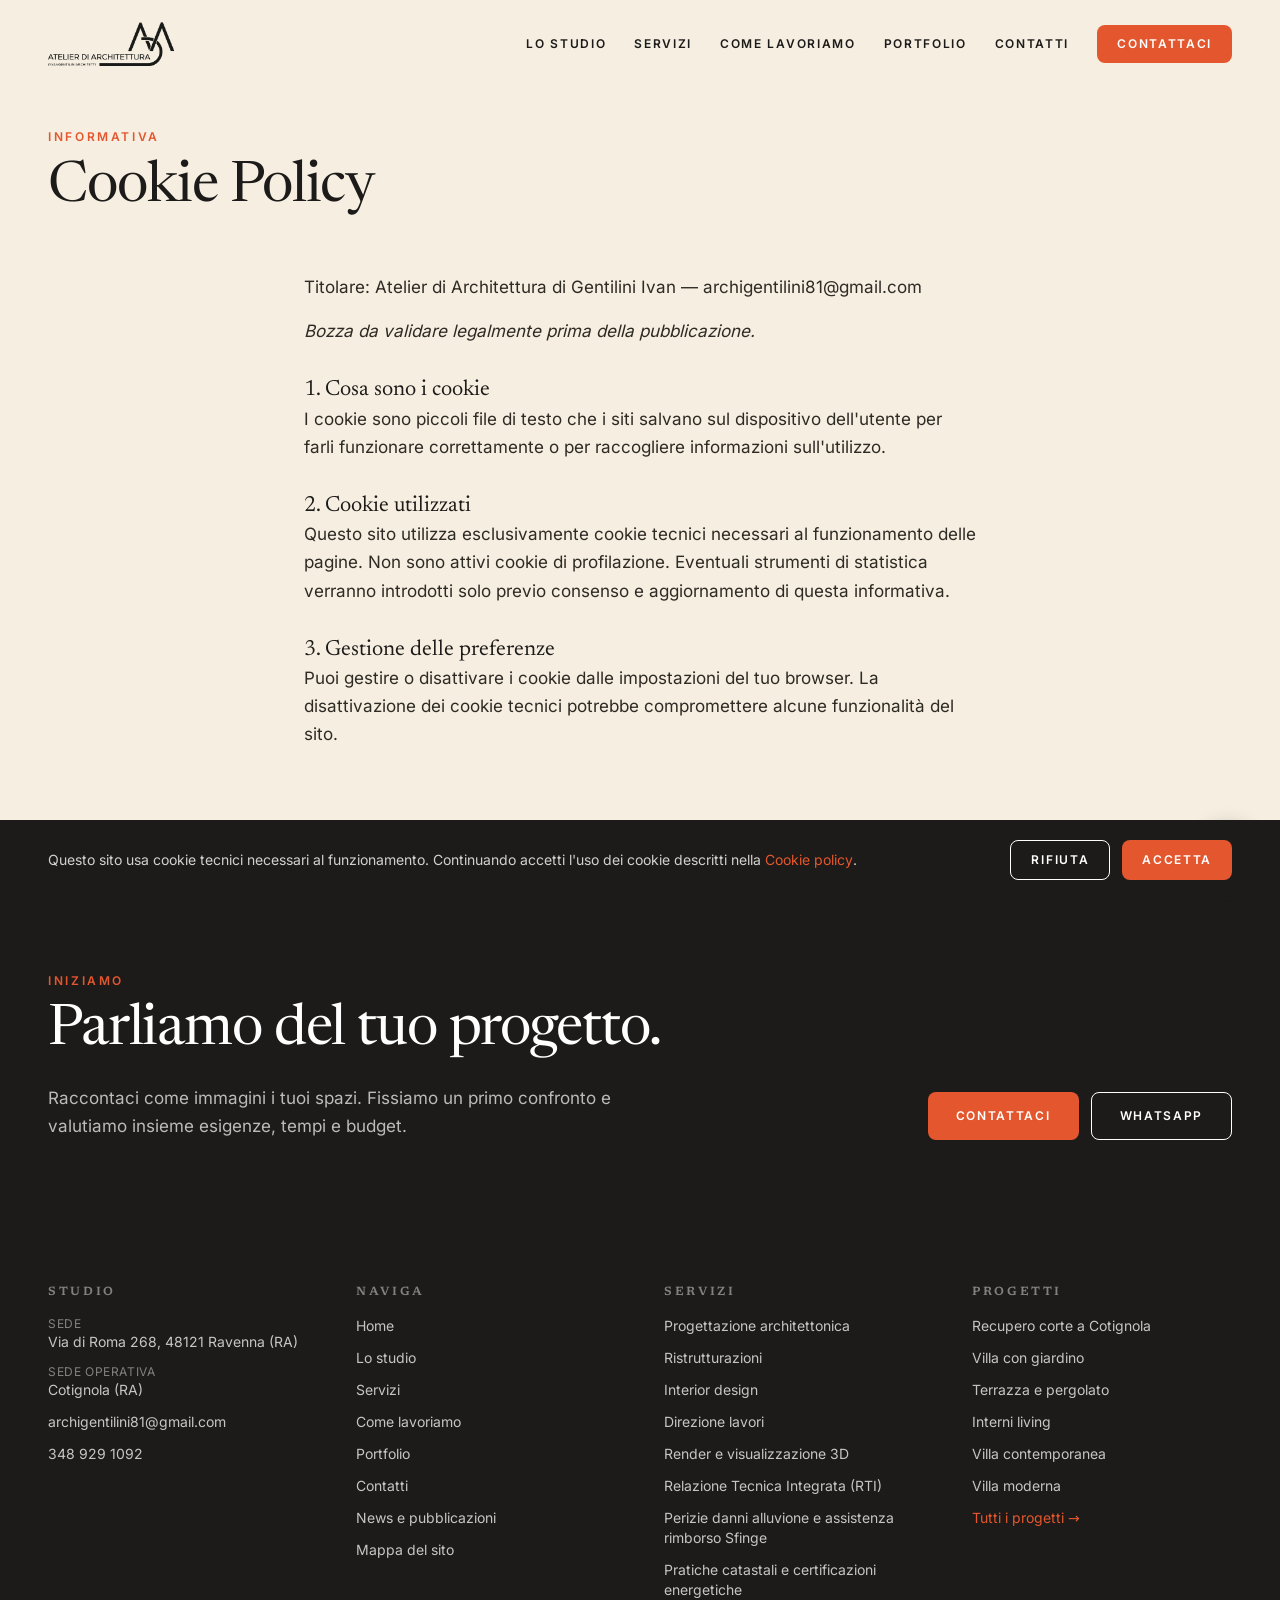
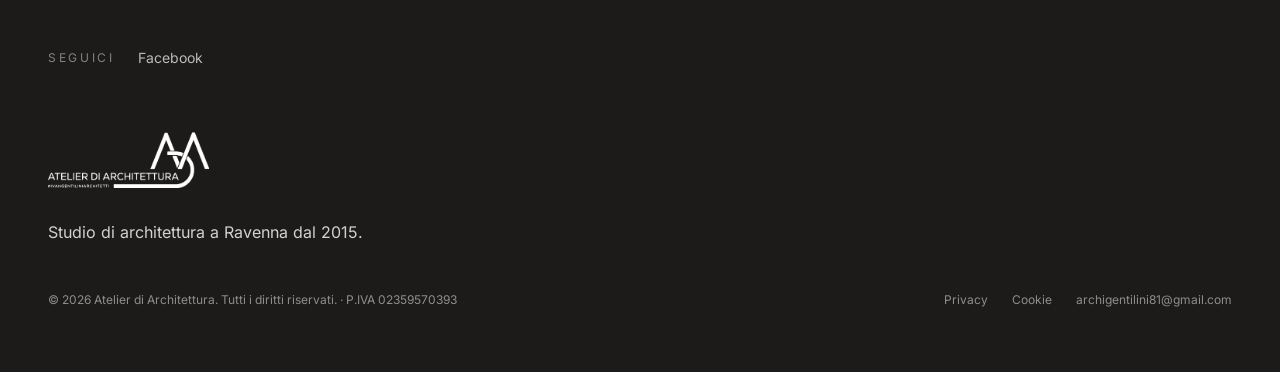
<file: cookie-policy/index.html>
<!DOCTYPE html><html lang="it" prefix="og: https://ogp.me/ns#"> <head><meta charset="utf-8"><meta name="viewport" content="width=device-width, initial-scale=1"><meta name="theme-color" content="#e4572e"><meta name="format-detection" content="telephone=no"><script>document.documentElement.classList.add('js');</script><link rel="icon" type="image/svg+xml" href="/favicon.svg"><link rel="preload" href="/fonts/inter-latin.woff2" as="font" type="font/woff2" crossorigin><link rel="preload" href="/fonts/newsreader-latin.woff2" as="font" type="font/woff2" crossorigin><title>Cookie Policy — Atelier di Architettura</title><meta name="description" content="Atelier di Architettura — studio dell'arch. Ivan Gentilini a Ravenna: progettazione, ristrutturazioni e interior design."><link rel="canonical" href="https://esempio-dominio.it/cookie-policy/"><meta name="robots" content="noindex, nofollow"><meta property="og:type" content="website"><meta property="og:site_name" content="Atelier di Architettura"><meta property="og:title" content="Cookie Policy — Atelier di Architettura"><meta property="og:description" content="Atelier di Architettura — studio dell'arch. Ivan Gentilini a Ravenna: progettazione, ristrutturazioni e interior design."><meta property="og:url" content="https://esempio-dominio.it/cookie-policy/"><meta property="og:image" content="https://esempio-dominio.it/images/og-default.svg"><meta property="og:locale" content="it_IT"><meta name="twitter:card" content="summary_large_image"><meta name="twitter:title" content="Cookie Policy — Atelier di Architettura"><meta name="twitter:description" content="Atelier di Architettura — studio dell'arch. Ivan Gentilini a Ravenna: progettazione, ristrutturazioni e interior design."><meta name="twitter:image" content="https://esempio-dominio.it/images/og-default.svg"><meta name="author" content="Atelier di Architettura"><meta name="geo.region" content="IT-RA"><meta name="geo.placename" content="Ravenna"><link rel="stylesheet" href="/_astro/index.BskLvHA6.css"></head> <body class="min-h-screen bg-paper"> <div id="ag-intro" class="ag-intro" role="presentation" aria-hidden="true"> <div class="flex flex-col items-center"> <img class="ag-intro__logo" src="/images/logo/atelier-logo.png" alt="" width="416" height="145" fetchpriority="high" decoding="sync"> <span class="ag-intro__rule"></span> </div> </div> <script type="module">(function(){const e=document.getElementById("ag-intro");if(!e)return;const t=document.documentElement,r=matchMedia("(prefers-reduced-motion: reduce)").matches;let o=!1;try{o=sessionStorage.getItem("ag-intro")==="1"}catch{}if(o||r){e.remove();return}try{sessionStorage.setItem("ag-intro","1")}catch{}t.classList.add("ag-intro-lock");const n=()=>{e.remove(),t.classList.remove("ag-intro-lock")};e.addEventListener("animationend",a=>{a.animationName==="ag-intro-out"&&n()}),setTimeout(n,3200)})();</script> <a href="#main" class="sr-only focus:not-sr-only focus:fixed focus:top-2 focus:left-2 focus:z-[1001] bg-white text-ink px-4 py-2">Salta al contenuto</a> <header id="site-header" data-transparent="false" class="fixed inset-x-0 top-0 z-[999] h-header is-solid text-ink"> <div class="container-site h-full flex items-center justify-between gap-6"> <a href="/" class="flex items-center shrink-0" aria-label="Atelier di Architettura — home">  <img src="/images/logo/atelier-logo.png" alt="Atelier di Architettura" width="416" height="145" class="brand-mark brand-mark--dark h-9 md:h-11 w-auto"> <img src="/images/logo/atelier-logo-white.png" alt="" aria-hidden="true" width="416" height="145" class="brand-mark brand-mark--light h-9 md:h-11 w-auto"> </a> <nav aria-label="Menu principale" class="hidden lg:flex items-center gap-5 xl:gap-7 text-xs uppercase tracking-[.14em] font-semibold whitespace-nowrap"> <a href="/studio/" class="link-underline">Lo studio</a><a href="/servizi/" class="link-underline">Servizi</a><a href="/come-lavoriamo/" class="link-underline">Come lavoriamo</a><a href="/portfolio/" class="link-underline">Portfolio</a><a href="/#contatti" class="link-underline">Contatti</a> <a href="/contatti/" class="btn-primary !px-5 !py-2.5 hidden xl:inline-flex">Contattaci</a> </nav> <button id="menu-toggle" type="button" class="lg:hidden inline-flex flex-col justify-center gap-1.5 w-10 h-10 items-center" aria-label="Apri il menu" aria-expanded="false" aria-controls="mobile-menu"> <span class="block h-px w-6 bg-current transition-transform"></span> <span class="block h-px w-6 bg-current transition-opacity"></span> <span class="block h-px w-6 bg-current transition-transform"></span> </button> </div> </header> <div id="mobile-menu" hidden class="fixed inset-0 z-[998] bg-white text-ink pt-header overflow-y-auto"> <div class="container-site py-l"> <nav aria-label="Menu principale" class="flex flex-col gap-5 text-h3 font-heading"> <a href="/" class="link-underline">Home</a> <a href="/studio/" class="link-underline">Lo studio</a><a href="/servizi/" class="link-underline">Servizi</a><a href="/come-lavoriamo/" class="link-underline">Come lavoriamo</a><a href="/portfolio/" class="link-underline">Portfolio</a><a href="/#contatti" class="link-underline">Contatti</a> </nav> <a href="/contatti/" class="btn-primary mt-8">Contattaci</a> <div class="mt-xl pt-l text-s"> <p>Via di Roma 268, Ravenna</p> <p class="mt-2"><a href="mailto:archigentilini81@gmail.com" class="link-underline">archigentilini81@gmail.com</a></p> <p class="mt-1"><a href="tel:+393489291092" class="link-underline">348 929 1092</a></p> </div> </div> </div> <script type="module">const t=document.getElementById("site-header"),e=document.getElementById("menu-toggle"),s=document.getElementById("mobile-menu");if(t){const n=t.dataset.transparent==="true",i=()=>{const d=window.scrollY>24;t.classList.toggle("is-solid",d),n&&t.classList.toggle("is-transparent",!d)};i(),window.addEventListener("scroll",i,{passive:!0})}e&&s&&e.addEventListener("click",()=>{s.hasAttribute("hidden")?(s.removeAttribute("hidden"),e.setAttribute("aria-expanded","true"),e.setAttribute("aria-label","Chiudi il menu"),t?.classList.add("is-solid"),t?.classList.remove("is-transparent"),document.body.style.overflow="hidden"):(s.setAttribute("hidden",""),e.setAttribute("aria-expanded","false"),e.setAttribute("aria-label","Apri il menu"),document.body.style.overflow="",window.dispatchEvent(new Event("scroll")))});</script> <main id="main">  <section class="container-site pt-[calc(var(--header-h)+2.5rem)] pb-10 md:pb-14"> <div class="max-w-3xl reveal-in"> <p class="eyebrow mb-3">Informativa</p> <h1 class="font-heading text-h1 text-ink">Cookie Policy</h1>  </div> </section> <section class="container-site pb-20 md:pb-28 max-w-3xl prose-dom reveal-in"> <p class="text-s text-grey">Titolare: Atelier di Architettura di Gentilini Ivan — archigentilini81@gmail.com</p> <p class="text-s text-grey italic">Bozza da validare legalmente prima della pubblicazione.</p> <h2 class="font-heading text-h4 text-ink mt-8">1. Cosa sono i cookie</h2> <p>I cookie sono piccoli file di testo che i siti salvano sul dispositivo dell'utente per farli funzionare correttamente o per raccogliere informazioni sull'utilizzo.</p> <h2 class="font-heading text-h4 text-ink mt-8">2. Cookie utilizzati</h2> <p>Questo sito utilizza esclusivamente cookie tecnici necessari al funzionamento delle pagine. Non sono attivi cookie di profilazione. Eventuali strumenti di statistica verranno introdotti solo previo consenso e aggiornamento di questa informativa.</p> <h2 class="font-heading text-h4 text-ink mt-8">3. Gestione delle preferenze</h2> <p>Puoi gestire o disattivare i cookie dalle impostazioni del tuo browser. La disattivazione dei cookie tecnici potrebbe compromettere alcune funzionalità del sito.</p> </section>  </main> <footer id="site-footer" class="relative overflow-hidden bg-ink text-white/85"> <!-- CTA --> <section class="relative z-10 container-site pt-20 pb-14 md:pt-28 md:pb-20"> <div class="grid md:grid-cols-12 gap-8 items-end reveal-in"> <div class="md:col-span-8"> <p class="eyebrow mb-3">Iniziamo</p> <h2 class="font-heading text-h1 leading-[1.02] max-w-3xl text-white">Parliamo del tuo progetto.</h2> <p class="mt-m max-w-xl text-white/70">Raccontaci come immagini i tuoi spazi. Fissiamo un primo confronto e valutiamo insieme esigenze, tempi e budget.</p> </div> <div class="md:col-span-4 flex flex-wrap gap-3 md:justify-end"> <a href="/contatti/#richiedi" class="btn-primary">Contattaci</a> <a href="https://wa.me/393489291092" target="_blank" rel="noopener" class="btn-outline-light">WhatsApp</a> </div> </div> </section> <!-- Nav columns --> <section class="relative z-10 container-site py-14 md:py-16 reveal-in"> <div class="grid grid-cols-2 md:grid-cols-4 gap-8 md:gap-12"> <!-- Studio / contatti --> <div class="flex flex-col gap-3"> <h3 class="text-xs uppercase tracking-[.22em] text-white/45 mb-1 font-semibold">Studio</h3> <a href="https://www.google.com/maps/search/?api=1&query=Via%20di%20Roma%20268%2C%2048121%20Ravenna" target="_blank" rel="noopener" class="text-sm text-white/75 hover:text-white transition-colors self-start"> <span class="block text-white/45 text-xs uppercase tracking-wider">Sede</span> Via di Roma 268, 48121 Ravenna (RA) </a><a href="https://www.google.com/maps/search/?api=1&query=Cotignola%20RA" target="_blank" rel="noopener" class="text-sm text-white/75 hover:text-white transition-colors self-start"> <span class="block text-white/45 text-xs uppercase tracking-wider">Sede operativa</span> Cotignola (RA) </a> <a href="mailto:archigentilini81@gmail.com" class="text-sm text-white/75 hover:text-white transition-colors self-start">archigentilini81@gmail.com</a> <a href="tel:+393489291092" class="text-sm text-white/75 hover:text-white transition-colors self-start">348 929 1092</a> </div> <!-- Naviga --> <div class="flex flex-col gap-3"> <h3 class="text-xs uppercase tracking-[.22em] text-white/45 mb-1 font-semibold">Naviga</h3> <a href="/" class="text-sm text-white/75 hover:text-white transition-colors self-start">Home</a><a href="/studio/" class="text-sm text-white/75 hover:text-white transition-colors self-start">Lo studio</a><a href="/servizi/" class="text-sm text-white/75 hover:text-white transition-colors self-start">Servizi</a><a href="/come-lavoriamo/" class="text-sm text-white/75 hover:text-white transition-colors self-start">Come lavoriamo</a><a href="/portfolio/" class="text-sm text-white/75 hover:text-white transition-colors self-start">Portfolio</a><a href="/contatti/" class="text-sm text-white/75 hover:text-white transition-colors self-start">Contatti</a><a href="/" class="text-sm text-white/75 hover:text-white transition-colors self-start">News e pubblicazioni</a><a href="/" class="text-sm text-white/75 hover:text-white transition-colors self-start">Mappa del sito</a> </div> <!-- Servizi --> <div class="flex flex-col gap-3"> <h3 class="text-xs uppercase tracking-[.22em] text-white/45 mb-1 font-semibold">Servizi</h3> <a href="/servizi/#progettazione-architettonica" class="text-sm text-white/75 hover:text-white transition-colors self-start">Progettazione architettonica</a><a href="/servizi/#ristrutturazioni" class="text-sm text-white/75 hover:text-white transition-colors self-start">Ristrutturazioni</a><a href="/servizi/#interior-design" class="text-sm text-white/75 hover:text-white transition-colors self-start">Interior design</a><a href="/servizi/#direzione-lavori" class="text-sm text-white/75 hover:text-white transition-colors self-start">Direzione lavori</a><a href="/servizi/#render-3d" class="text-sm text-white/75 hover:text-white transition-colors self-start">Render e visualizzazione 3D</a><a href="/servizi/#rti" class="text-sm text-white/75 hover:text-white transition-colors self-start">Relazione Tecnica Integrata (RTI)</a><a href="/servizi/#perizie-alluvione" class="text-sm text-white/75 hover:text-white transition-colors self-start">Perizie danni alluvione e assistenza rimborso Sfinge</a><a href="/servizi/#pratiche-catastali" class="text-sm text-white/75 hover:text-white transition-colors self-start">Pratiche catastali e certificazioni energetiche</a> </div> <!-- Progetti --> <div class="flex flex-col gap-3"> <h3 class="text-xs uppercase tracking-[.22em] text-white/45 mb-1 font-semibold">Progetti</h3> <a href="/portfolio/" class="text-sm text-white/75 hover:text-white transition-colors self-start">Recupero corte a Cotignola</a><a href="/portfolio/" class="text-sm text-white/75 hover:text-white transition-colors self-start">Villa con giardino</a><a href="/portfolio/" class="text-sm text-white/75 hover:text-white transition-colors self-start">Terrazza e pergolato</a><a href="/portfolio/" class="text-sm text-white/75 hover:text-white transition-colors self-start">Interni living</a><a href="/portfolio/" class="text-sm text-white/75 hover:text-white transition-colors self-start">Villa contemporanea</a><a href="/portfolio/" class="text-sm text-white/75 hover:text-white transition-colors self-start">Villa moderna</a> <a href="/portfolio/" class="text-sm text-accent hover:text-white transition-colors self-start">Tutti i progetti →</a> </div> </div> <div class="mt-12 flex flex-wrap gap-x-6 gap-y-2 items-center"> <span class="text-xs uppercase tracking-[.22em] text-white/45">Seguici</span> <a href="https://www.facebook.com/architettogentilini/" target="_blank" rel="noopener" class="text-sm text-white/70 hover:text-accent transition-colors">Facebook</a> </div> </section> <!-- Logo + bottom --> <section class="relative z-10 container-site pb-12 md:pb-16"> <div class="reveal-in"> <a href="/" aria-label="Atelier di Architettura — home" class="inline-block"> <img src="/images/logo/atelier-logo-white.png" alt="Atelier di Architettura" width="416" height="145" class="h-12 md:h-14 w-auto"> </a> <p class="mt-6 text-sm md:text-base text-white/80">Studio di architettura a Ravenna dal 2015.</p> </div> <div class="mt-12 flex flex-col md:flex-row md:items-center md:justify-between gap-4 text-xs text-white/50"> <p>© 2026 Atelier di Architettura. Tutti i diritti riservati. · P.IVA 02359570393</p> <div class="flex flex-wrap items-center gap-6"> <a href="/privacy-policy/" class="hover:text-white transition-colors">Privacy</a> <a href="/cookie-policy/" class="hover:text-white transition-colors">Cookie</a> <a href="mailto:archigentilini81@gmail.com" class="hover:text-white transition-colors">archigentilini81@gmail.com</a> </div> </div> </section> </footer> <a href="https://wa.me/393489291092" target="_blank" rel="noopener" aria-label="Scrivici su WhatsApp" class="group fixed bottom-6 right-6 z-[996] grid place-items-center w-14 h-14 rounded-full bg-accent text-white shadow-[0_6px_20px_rgba(0,0,0,.25)] transition-[transform,background-color] duration-200 hover:bg-accent-dark hover:scale-110 focus-visible:scale-110"> <svg viewBox="0 0 24 24" width="28" height="28" fill="currentColor" aria-hidden="true" focusable="false"> <path d="M17.472 14.382c-.297-.149-1.758-.867-2.03-.967-.273-.099-.471-.148-.67.15-.197.297-.767.966-.94 1.164-.173.199-.347.223-.644.075-.297-.15-1.255-.463-2.39-1.475-.883-.788-1.48-1.761-1.653-2.059-.173-.297-.018-.458.13-.606.134-.133.298-.347.446-.52.149-.174.198-.298.298-.497.099-.198.05-.372-.025-.521-.075-.148-.669-1.612-.916-2.207-.242-.579-.487-.5-.669-.51l-.57-.01c-.198 0-.52.074-.792.372-.272.297-1.04 1.016-1.04 2.479 0 1.462 1.065 2.875 1.213 3.074.149.198 2.096 3.2 5.077 4.487.709.306 1.262.489 1.694.625.712.227 1.36.195 1.871.118.571-.085 1.758-.719 2.006-1.413.248-.694.248-1.29.173-1.414-.074-.124-.272-.198-.57-.347m-5.421 7.403h-.004a9.87 9.87 0 01-5.031-1.378l-.361-.214-3.741.982.998-3.648-.235-.374a9.86 9.86 0 01-1.51-5.26c.001-5.45 4.436-9.884 9.888-9.884 2.64 0 5.122 1.03 6.988 2.898a9.825 9.825 0 012.893 6.994c-.003 5.45-4.437 9.884-9.885 9.884m8.413-18.297A11.815 11.815 0 0012.05 0C5.495 0 .16 5.335.157 11.892c0 2.096.547 4.142 1.588 5.945L.057 24l6.305-1.654a11.882 11.882 0 005.683 1.448h.005c6.554 0 11.89-5.335 11.893-11.893a11.821 11.821 0 00-3.48-8.413z"></path> </svg> </a> <div id="cookie-banner" hidden class="fixed inset-x-0 bottom-0 z-[1000] bg-ink text-white/85" role="dialog" aria-live="polite" aria-label="Preferenze cookie"> <div class="container-site py-5 flex flex-col md:flex-row md:items-center gap-4 md:gap-8"> <p class="text-s text-white/80 flex-1">
Questo sito usa cookie tecnici necessari al funzionamento. Continuando accetti l'uso dei cookie descritti nella
<a href="/cookie-policy/" class="link-underline text-accent">Cookie policy</a>.
</p> <div class="flex gap-3 shrink-0"> <button type="button" data-cookie="reject" class="btn-outline-light !px-5 !py-2.5">Rifiuta</button> <button type="button" data-cookie="accept" class="btn-primary !px-5 !py-2.5">Accetta</button> </div> </div> </div> <script type="module">const o="cookie-consent",e=document.getElementById("cookie-banner");try{e&&!localStorage.getItem(o)&&e.removeAttribute("hidden")}catch{}e?.querySelectorAll("[data-cookie]").forEach(t=>{t.addEventListener("click",()=>{try{localStorage.setItem(o,t.dataset.cookie??"reject")}catch{}e.setAttribute("hidden","")})});</script> <script type="module">const t=document.querySelectorAll(".reveal-in");if(!("IntersectionObserver"in window)||matchMedia("(prefers-reduced-motion: reduce)").matches)t.forEach(e=>e.classList.add("is-visible"));else{const e=new IntersectionObserver(s=>{s.forEach(r=>{r.isIntersecting&&(r.target.classList.add("is-visible"),e.unobserve(r.target))})},{threshold:.12,rootMargin:"0px 0px -40px 0px"});t.forEach(s=>e.observe(s))}</script> </body> </html>
</file>
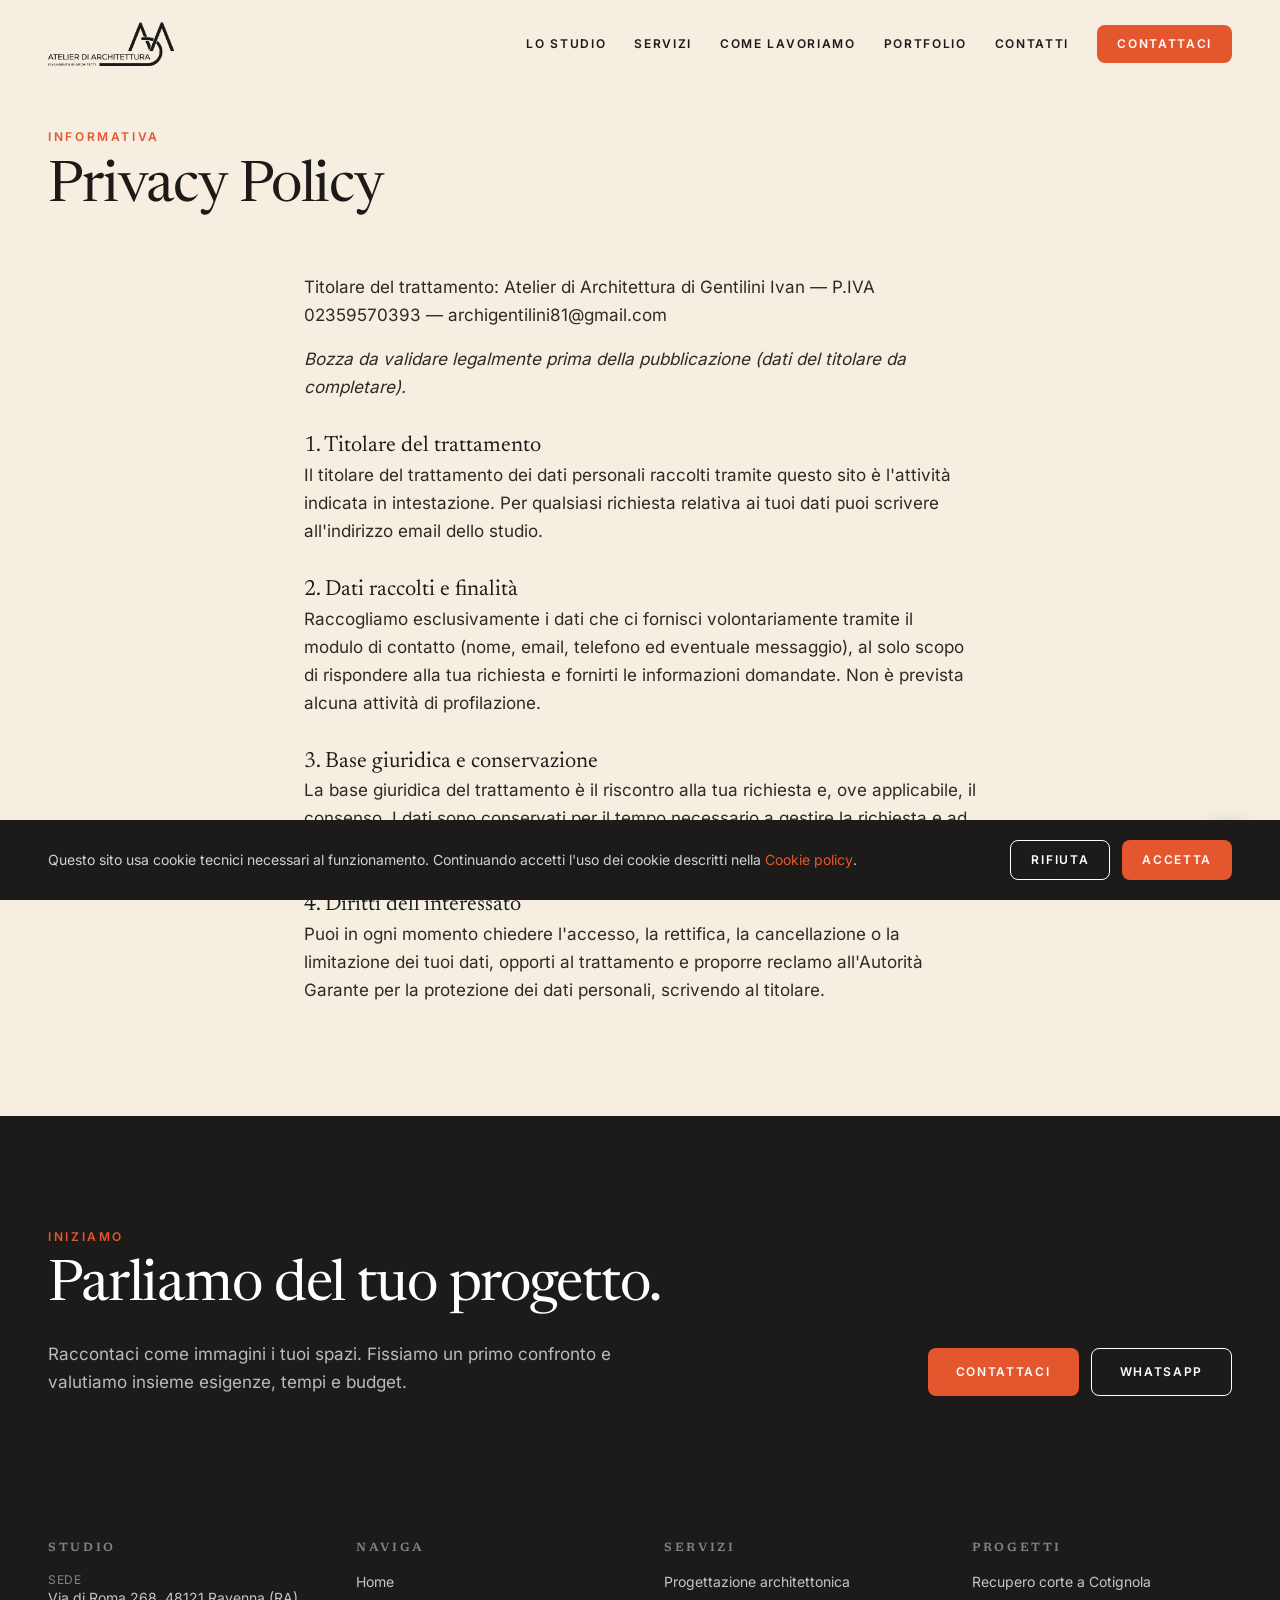
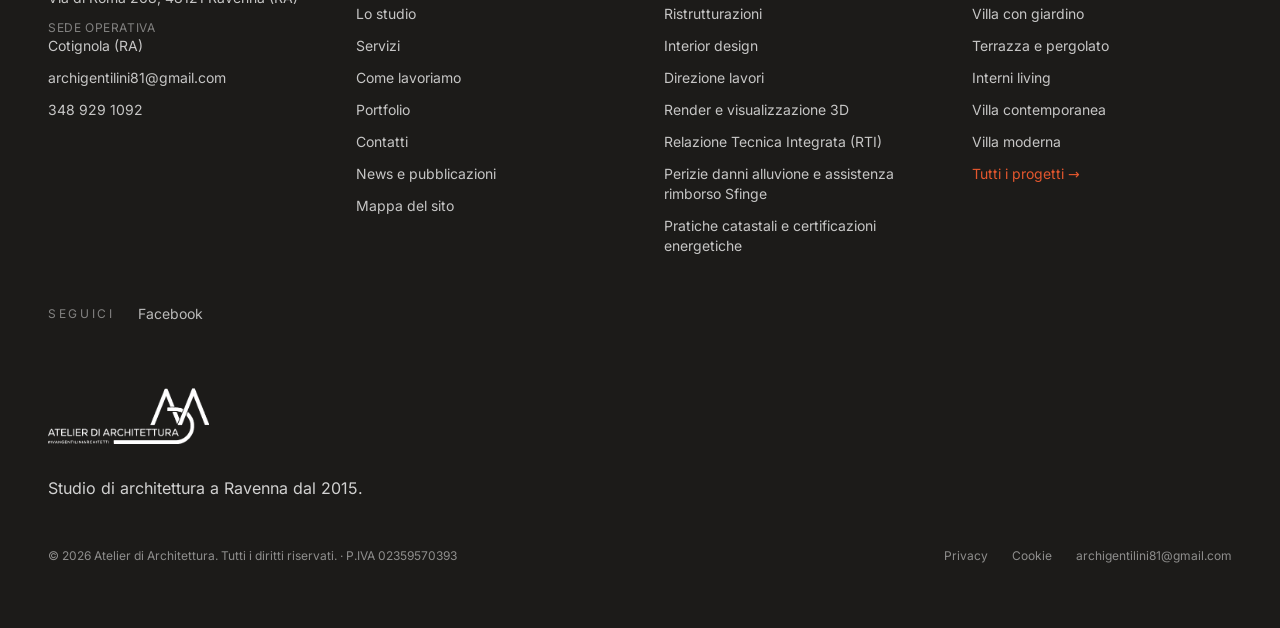
<file: privacy-policy/index.html>
<!DOCTYPE html><html lang="it" prefix="og: https://ogp.me/ns#"> <head><meta charset="utf-8"><meta name="viewport" content="width=device-width, initial-scale=1"><meta name="theme-color" content="#e4572e"><meta name="format-detection" content="telephone=no"><script>document.documentElement.classList.add('js');</script><link rel="icon" type="image/svg+xml" href="/favicon.svg"><link rel="preload" href="/fonts/inter-latin.woff2" as="font" type="font/woff2" crossorigin><link rel="preload" href="/fonts/newsreader-latin.woff2" as="font" type="font/woff2" crossorigin><title>Privacy Policy — Atelier di Architettura</title><meta name="description" content="Atelier di Architettura — studio dell'arch. Ivan Gentilini a Ravenna: progettazione, ristrutturazioni e interior design."><link rel="canonical" href="https://esempio-dominio.it/privacy-policy/"><meta name="robots" content="noindex, nofollow"><meta property="og:type" content="website"><meta property="og:site_name" content="Atelier di Architettura"><meta property="og:title" content="Privacy Policy — Atelier di Architettura"><meta property="og:description" content="Atelier di Architettura — studio dell'arch. Ivan Gentilini a Ravenna: progettazione, ristrutturazioni e interior design."><meta property="og:url" content="https://esempio-dominio.it/privacy-policy/"><meta property="og:image" content="https://esempio-dominio.it/images/og-default.svg"><meta property="og:locale" content="it_IT"><meta name="twitter:card" content="summary_large_image"><meta name="twitter:title" content="Privacy Policy — Atelier di Architettura"><meta name="twitter:description" content="Atelier di Architettura — studio dell'arch. Ivan Gentilini a Ravenna: progettazione, ristrutturazioni e interior design."><meta name="twitter:image" content="https://esempio-dominio.it/images/og-default.svg"><meta name="author" content="Atelier di Architettura"><meta name="geo.region" content="IT-RA"><meta name="geo.placename" content="Ravenna"><link rel="stylesheet" href="/_astro/index.BskLvHA6.css"></head> <body class="min-h-screen bg-paper"> <div id="ag-intro" class="ag-intro" role="presentation" aria-hidden="true"> <div class="flex flex-col items-center"> <img class="ag-intro__logo" src="/images/logo/atelier-logo.png" alt="" width="416" height="145" fetchpriority="high" decoding="sync"> <span class="ag-intro__rule"></span> </div> </div> <script type="module">(function(){const e=document.getElementById("ag-intro");if(!e)return;const t=document.documentElement,r=matchMedia("(prefers-reduced-motion: reduce)").matches;let o=!1;try{o=sessionStorage.getItem("ag-intro")==="1"}catch{}if(o||r){e.remove();return}try{sessionStorage.setItem("ag-intro","1")}catch{}t.classList.add("ag-intro-lock");const n=()=>{e.remove(),t.classList.remove("ag-intro-lock")};e.addEventListener("animationend",a=>{a.animationName==="ag-intro-out"&&n()}),setTimeout(n,3200)})();</script> <a href="#main" class="sr-only focus:not-sr-only focus:fixed focus:top-2 focus:left-2 focus:z-[1001] bg-white text-ink px-4 py-2">Salta al contenuto</a> <header id="site-header" data-transparent="false" class="fixed inset-x-0 top-0 z-[999] h-header is-solid text-ink"> <div class="container-site h-full flex items-center justify-between gap-6"> <a href="/" class="flex items-center shrink-0" aria-label="Atelier di Architettura — home">  <img src="/images/logo/atelier-logo.png" alt="Atelier di Architettura" width="416" height="145" class="brand-mark brand-mark--dark h-9 md:h-11 w-auto"> <img src="/images/logo/atelier-logo-white.png" alt="" aria-hidden="true" width="416" height="145" class="brand-mark brand-mark--light h-9 md:h-11 w-auto"> </a> <nav aria-label="Menu principale" class="hidden lg:flex items-center gap-5 xl:gap-7 text-xs uppercase tracking-[.14em] font-semibold whitespace-nowrap"> <a href="/studio/" class="link-underline">Lo studio</a><a href="/servizi/" class="link-underline">Servizi</a><a href="/come-lavoriamo/" class="link-underline">Come lavoriamo</a><a href="/portfolio/" class="link-underline">Portfolio</a><a href="/#contatti" class="link-underline">Contatti</a> <a href="/contatti/" class="btn-primary !px-5 !py-2.5 hidden xl:inline-flex">Contattaci</a> </nav> <button id="menu-toggle" type="button" class="lg:hidden inline-flex flex-col justify-center gap-1.5 w-10 h-10 items-center" aria-label="Apri il menu" aria-expanded="false" aria-controls="mobile-menu"> <span class="block h-px w-6 bg-current transition-transform"></span> <span class="block h-px w-6 bg-current transition-opacity"></span> <span class="block h-px w-6 bg-current transition-transform"></span> </button> </div> </header> <div id="mobile-menu" hidden class="fixed inset-0 z-[998] bg-white text-ink pt-header overflow-y-auto"> <div class="container-site py-l"> <nav aria-label="Menu principale" class="flex flex-col gap-5 text-h3 font-heading"> <a href="/" class="link-underline">Home</a> <a href="/studio/" class="link-underline">Lo studio</a><a href="/servizi/" class="link-underline">Servizi</a><a href="/come-lavoriamo/" class="link-underline">Come lavoriamo</a><a href="/portfolio/" class="link-underline">Portfolio</a><a href="/#contatti" class="link-underline">Contatti</a> </nav> <a href="/contatti/" class="btn-primary mt-8">Contattaci</a> <div class="mt-xl pt-l text-s"> <p>Via di Roma 268, Ravenna</p> <p class="mt-2"><a href="mailto:archigentilini81@gmail.com" class="link-underline">archigentilini81@gmail.com</a></p> <p class="mt-1"><a href="tel:+393489291092" class="link-underline">348 929 1092</a></p> </div> </div> </div> <script type="module">const t=document.getElementById("site-header"),e=document.getElementById("menu-toggle"),s=document.getElementById("mobile-menu");if(t){const n=t.dataset.transparent==="true",i=()=>{const d=window.scrollY>24;t.classList.toggle("is-solid",d),n&&t.classList.toggle("is-transparent",!d)};i(),window.addEventListener("scroll",i,{passive:!0})}e&&s&&e.addEventListener("click",()=>{s.hasAttribute("hidden")?(s.removeAttribute("hidden"),e.setAttribute("aria-expanded","true"),e.setAttribute("aria-label","Chiudi il menu"),t?.classList.add("is-solid"),t?.classList.remove("is-transparent"),document.body.style.overflow="hidden"):(s.setAttribute("hidden",""),e.setAttribute("aria-expanded","false"),e.setAttribute("aria-label","Apri il menu"),document.body.style.overflow="",window.dispatchEvent(new Event("scroll")))});</script> <main id="main">  <section class="container-site pt-[calc(var(--header-h)+2.5rem)] pb-10 md:pb-14"> <div class="max-w-3xl reveal-in"> <p class="eyebrow mb-3">Informativa</p> <h1 class="font-heading text-h1 text-ink">Privacy Policy</h1>  </div> </section> <section class="container-site pb-20 md:pb-28 max-w-3xl prose-dom reveal-in"> <p class="text-s text-grey">Titolare del trattamento: Atelier di Architettura di Gentilini Ivan — P.IVA 02359570393 — archigentilini81@gmail.com</p> <p class="text-s text-grey italic">Bozza da validare legalmente prima della pubblicazione (dati del titolare da completare).</p> <h2 class="font-heading text-h4 text-ink mt-8">1. Titolare del trattamento</h2> <p>Il titolare del trattamento dei dati personali raccolti tramite questo sito è l'attività indicata in intestazione. Per qualsiasi richiesta relativa ai tuoi dati puoi scrivere all'indirizzo email dello studio.</p> <h2 class="font-heading text-h4 text-ink mt-8">2. Dati raccolti e finalità</h2> <p>Raccogliamo esclusivamente i dati che ci fornisci volontariamente tramite il modulo di contatto (nome, email, telefono ed eventuale messaggio), al solo scopo di rispondere alla tua richiesta e fornirti le informazioni domandate. Non è prevista alcuna attività di profilazione.</p> <h2 class="font-heading text-h4 text-ink mt-8">3. Base giuridica e conservazione</h2> <p>La base giuridica del trattamento è il riscontro alla tua richiesta e, ove applicabile, il consenso. I dati sono conservati per il tempo necessario a gestire la richiesta e ad assolvere gli obblighi di legge, e non vengono ceduti a terzi non autorizzati.</p> <h2 class="font-heading text-h4 text-ink mt-8">4. Diritti dell'interessato</h2> <p>Puoi in ogni momento chiedere l'accesso, la rettifica, la cancellazione o la limitazione dei tuoi dati, opporti al trattamento e proporre reclamo all'Autorità Garante per la protezione dei dati personali, scrivendo al titolare.</p> </section>  </main> <footer id="site-footer" class="relative overflow-hidden bg-ink text-white/85"> <!-- CTA --> <section class="relative z-10 container-site pt-20 pb-14 md:pt-28 md:pb-20"> <div class="grid md:grid-cols-12 gap-8 items-end reveal-in"> <div class="md:col-span-8"> <p class="eyebrow mb-3">Iniziamo</p> <h2 class="font-heading text-h1 leading-[1.02] max-w-3xl text-white">Parliamo del tuo progetto.</h2> <p class="mt-m max-w-xl text-white/70">Raccontaci come immagini i tuoi spazi. Fissiamo un primo confronto e valutiamo insieme esigenze, tempi e budget.</p> </div> <div class="md:col-span-4 flex flex-wrap gap-3 md:justify-end"> <a href="/contatti/#richiedi" class="btn-primary">Contattaci</a> <a href="https://wa.me/393489291092" target="_blank" rel="noopener" class="btn-outline-light">WhatsApp</a> </div> </div> </section> <!-- Nav columns --> <section class="relative z-10 container-site py-14 md:py-16 reveal-in"> <div class="grid grid-cols-2 md:grid-cols-4 gap-8 md:gap-12"> <!-- Studio / contatti --> <div class="flex flex-col gap-3"> <h3 class="text-xs uppercase tracking-[.22em] text-white/45 mb-1 font-semibold">Studio</h3> <a href="https://www.google.com/maps/search/?api=1&query=Via%20di%20Roma%20268%2C%2048121%20Ravenna" target="_blank" rel="noopener" class="text-sm text-white/75 hover:text-white transition-colors self-start"> <span class="block text-white/45 text-xs uppercase tracking-wider">Sede</span> Via di Roma 268, 48121 Ravenna (RA) </a><a href="https://www.google.com/maps/search/?api=1&query=Cotignola%20RA" target="_blank" rel="noopener" class="text-sm text-white/75 hover:text-white transition-colors self-start"> <span class="block text-white/45 text-xs uppercase tracking-wider">Sede operativa</span> Cotignola (RA) </a> <a href="mailto:archigentilini81@gmail.com" class="text-sm text-white/75 hover:text-white transition-colors self-start">archigentilini81@gmail.com</a> <a href="tel:+393489291092" class="text-sm text-white/75 hover:text-white transition-colors self-start">348 929 1092</a> </div> <!-- Naviga --> <div class="flex flex-col gap-3"> <h3 class="text-xs uppercase tracking-[.22em] text-white/45 mb-1 font-semibold">Naviga</h3> <a href="/" class="text-sm text-white/75 hover:text-white transition-colors self-start">Home</a><a href="/studio/" class="text-sm text-white/75 hover:text-white transition-colors self-start">Lo studio</a><a href="/servizi/" class="text-sm text-white/75 hover:text-white transition-colors self-start">Servizi</a><a href="/come-lavoriamo/" class="text-sm text-white/75 hover:text-white transition-colors self-start">Come lavoriamo</a><a href="/portfolio/" class="text-sm text-white/75 hover:text-white transition-colors self-start">Portfolio</a><a href="/contatti/" class="text-sm text-white/75 hover:text-white transition-colors self-start">Contatti</a><a href="/" class="text-sm text-white/75 hover:text-white transition-colors self-start">News e pubblicazioni</a><a href="/" class="text-sm text-white/75 hover:text-white transition-colors self-start">Mappa del sito</a> </div> <!-- Servizi --> <div class="flex flex-col gap-3"> <h3 class="text-xs uppercase tracking-[.22em] text-white/45 mb-1 font-semibold">Servizi</h3> <a href="/servizi/#progettazione-architettonica" class="text-sm text-white/75 hover:text-white transition-colors self-start">Progettazione architettonica</a><a href="/servizi/#ristrutturazioni" class="text-sm text-white/75 hover:text-white transition-colors self-start">Ristrutturazioni</a><a href="/servizi/#interior-design" class="text-sm text-white/75 hover:text-white transition-colors self-start">Interior design</a><a href="/servizi/#direzione-lavori" class="text-sm text-white/75 hover:text-white transition-colors self-start">Direzione lavori</a><a href="/servizi/#render-3d" class="text-sm text-white/75 hover:text-white transition-colors self-start">Render e visualizzazione 3D</a><a href="/servizi/#rti" class="text-sm text-white/75 hover:text-white transition-colors self-start">Relazione Tecnica Integrata (RTI)</a><a href="/servizi/#perizie-alluvione" class="text-sm text-white/75 hover:text-white transition-colors self-start">Perizie danni alluvione e assistenza rimborso Sfinge</a><a href="/servizi/#pratiche-catastali" class="text-sm text-white/75 hover:text-white transition-colors self-start">Pratiche catastali e certificazioni energetiche</a> </div> <!-- Progetti --> <div class="flex flex-col gap-3"> <h3 class="text-xs uppercase tracking-[.22em] text-white/45 mb-1 font-semibold">Progetti</h3> <a href="/portfolio/" class="text-sm text-white/75 hover:text-white transition-colors self-start">Recupero corte a Cotignola</a><a href="/portfolio/" class="text-sm text-white/75 hover:text-white transition-colors self-start">Villa con giardino</a><a href="/portfolio/" class="text-sm text-white/75 hover:text-white transition-colors self-start">Terrazza e pergolato</a><a href="/portfolio/" class="text-sm text-white/75 hover:text-white transition-colors self-start">Interni living</a><a href="/portfolio/" class="text-sm text-white/75 hover:text-white transition-colors self-start">Villa contemporanea</a><a href="/portfolio/" class="text-sm text-white/75 hover:text-white transition-colors self-start">Villa moderna</a> <a href="/portfolio/" class="text-sm text-accent hover:text-white transition-colors self-start">Tutti i progetti →</a> </div> </div> <div class="mt-12 flex flex-wrap gap-x-6 gap-y-2 items-center"> <span class="text-xs uppercase tracking-[.22em] text-white/45">Seguici</span> <a href="https://www.facebook.com/architettogentilini/" target="_blank" rel="noopener" class="text-sm text-white/70 hover:text-accent transition-colors">Facebook</a> </div> </section> <!-- Logo + bottom --> <section class="relative z-10 container-site pb-12 md:pb-16"> <div class="reveal-in"> <a href="/" aria-label="Atelier di Architettura — home" class="inline-block"> <img src="/images/logo/atelier-logo-white.png" alt="Atelier di Architettura" width="416" height="145" class="h-12 md:h-14 w-auto"> </a> <p class="mt-6 text-sm md:text-base text-white/80">Studio di architettura a Ravenna dal 2015.</p> </div> <div class="mt-12 flex flex-col md:flex-row md:items-center md:justify-between gap-4 text-xs text-white/50"> <p>© 2026 Atelier di Architettura. Tutti i diritti riservati. · P.IVA 02359570393</p> <div class="flex flex-wrap items-center gap-6"> <a href="/privacy-policy/" class="hover:text-white transition-colors">Privacy</a> <a href="/cookie-policy/" class="hover:text-white transition-colors">Cookie</a> <a href="mailto:archigentilini81@gmail.com" class="hover:text-white transition-colors">archigentilini81@gmail.com</a> </div> </div> </section> </footer> <a href="https://wa.me/393489291092" target="_blank" rel="noopener" aria-label="Scrivici su WhatsApp" class="group fixed bottom-6 right-6 z-[996] grid place-items-center w-14 h-14 rounded-full bg-accent text-white shadow-[0_6px_20px_rgba(0,0,0,.25)] transition-[transform,background-color] duration-200 hover:bg-accent-dark hover:scale-110 focus-visible:scale-110"> <svg viewBox="0 0 24 24" width="28" height="28" fill="currentColor" aria-hidden="true" focusable="false"> <path d="M17.472 14.382c-.297-.149-1.758-.867-2.03-.967-.273-.099-.471-.148-.67.15-.197.297-.767.966-.94 1.164-.173.199-.347.223-.644.075-.297-.15-1.255-.463-2.39-1.475-.883-.788-1.48-1.761-1.653-2.059-.173-.297-.018-.458.13-.606.134-.133.298-.347.446-.52.149-.174.198-.298.298-.497.099-.198.05-.372-.025-.521-.075-.148-.669-1.612-.916-2.207-.242-.579-.487-.5-.669-.51l-.57-.01c-.198 0-.52.074-.792.372-.272.297-1.04 1.016-1.04 2.479 0 1.462 1.065 2.875 1.213 3.074.149.198 2.096 3.2 5.077 4.487.709.306 1.262.489 1.694.625.712.227 1.36.195 1.871.118.571-.085 1.758-.719 2.006-1.413.248-.694.248-1.29.173-1.414-.074-.124-.272-.198-.57-.347m-5.421 7.403h-.004a9.87 9.87 0 01-5.031-1.378l-.361-.214-3.741.982.998-3.648-.235-.374a9.86 9.86 0 01-1.51-5.26c.001-5.45 4.436-9.884 9.888-9.884 2.64 0 5.122 1.03 6.988 2.898a9.825 9.825 0 012.893 6.994c-.003 5.45-4.437 9.884-9.885 9.884m8.413-18.297A11.815 11.815 0 0012.05 0C5.495 0 .16 5.335.157 11.892c0 2.096.547 4.142 1.588 5.945L.057 24l6.305-1.654a11.882 11.882 0 005.683 1.448h.005c6.554 0 11.89-5.335 11.893-11.893a11.821 11.821 0 00-3.48-8.413z"></path> </svg> </a> <div id="cookie-banner" hidden class="fixed inset-x-0 bottom-0 z-[1000] bg-ink text-white/85" role="dialog" aria-live="polite" aria-label="Preferenze cookie"> <div class="container-site py-5 flex flex-col md:flex-row md:items-center gap-4 md:gap-8"> <p class="text-s text-white/80 flex-1">
Questo sito usa cookie tecnici necessari al funzionamento. Continuando accetti l'uso dei cookie descritti nella
<a href="/cookie-policy/" class="link-underline text-accent">Cookie policy</a>.
</p> <div class="flex gap-3 shrink-0"> <button type="button" data-cookie="reject" class="btn-outline-light !px-5 !py-2.5">Rifiuta</button> <button type="button" data-cookie="accept" class="btn-primary !px-5 !py-2.5">Accetta</button> </div> </div> </div> <script type="module">const o="cookie-consent",e=document.getElementById("cookie-banner");try{e&&!localStorage.getItem(o)&&e.removeAttribute("hidden")}catch{}e?.querySelectorAll("[data-cookie]").forEach(t=>{t.addEventListener("click",()=>{try{localStorage.setItem(o,t.dataset.cookie??"reject")}catch{}e.setAttribute("hidden","")})});</script> <script type="module">const t=document.querySelectorAll(".reveal-in");if(!("IntersectionObserver"in window)||matchMedia("(prefers-reduced-motion: reduce)").matches)t.forEach(e=>e.classList.add("is-visible"));else{const e=new IntersectionObserver(s=>{s.forEach(r=>{r.isIntersecting&&(r.target.classList.add("is-visible"),e.unobserve(r.target))})},{threshold:.12,rootMargin:"0px 0px -40px 0px"});t.forEach(s=>e.observe(s))}</script> </body> </html>
</file>
<file: _astro/index.BskLvHA6.css>
*,:before,:after{--tw-border-spacing-x: 0;--tw-border-spacing-y: 0;--tw-translate-x: 0;--tw-translate-y: 0;--tw-rotate: 0;--tw-skew-x: 0;--tw-skew-y: 0;--tw-scale-x: 1;--tw-scale-y: 1;--tw-pan-x: ;--tw-pan-y: ;--tw-pinch-zoom: ;--tw-scroll-snap-strictness: proximity;--tw-gradient-from-position: ;--tw-gradient-via-position: ;--tw-gradient-to-position: ;--tw-ordinal: ;--tw-slashed-zero: ;--tw-numeric-figure: ;--tw-numeric-spacing: ;--tw-numeric-fraction: ;--tw-ring-inset: ;--tw-ring-offset-width: 0px;--tw-ring-offset-color: #fff;--tw-ring-color: rgb(59 130 246 / .5);--tw-ring-offset-shadow: 0 0 #0000;--tw-ring-shadow: 0 0 #0000;--tw-shadow: 0 0 #0000;--tw-shadow-colored: 0 0 #0000;--tw-blur: ;--tw-brightness: ;--tw-contrast: ;--tw-grayscale: ;--tw-hue-rotate: ;--tw-invert: ;--tw-saturate: ;--tw-sepia: ;--tw-drop-shadow: ;--tw-backdrop-blur: ;--tw-backdrop-brightness: ;--tw-backdrop-contrast: ;--tw-backdrop-grayscale: ;--tw-backdrop-hue-rotate: ;--tw-backdrop-invert: ;--tw-backdrop-opacity: ;--tw-backdrop-saturate: ;--tw-backdrop-sepia: ;--tw-contain-size: ;--tw-contain-layout: ;--tw-contain-paint: ;--tw-contain-style: }::backdrop{--tw-border-spacing-x: 0;--tw-border-spacing-y: 0;--tw-translate-x: 0;--tw-translate-y: 0;--tw-rotate: 0;--tw-skew-x: 0;--tw-skew-y: 0;--tw-scale-x: 1;--tw-scale-y: 1;--tw-pan-x: ;--tw-pan-y: ;--tw-pinch-zoom: ;--tw-scroll-snap-strictness: proximity;--tw-gradient-from-position: ;--tw-gradient-via-position: ;--tw-gradient-to-position: ;--tw-ordinal: ;--tw-slashed-zero: ;--tw-numeric-figure: ;--tw-numeric-spacing: ;--tw-numeric-fraction: ;--tw-ring-inset: ;--tw-ring-offset-width: 0px;--tw-ring-offset-color: #fff;--tw-ring-color: rgb(59 130 246 / .5);--tw-ring-offset-shadow: 0 0 #0000;--tw-ring-shadow: 0 0 #0000;--tw-shadow: 0 0 #0000;--tw-shadow-colored: 0 0 #0000;--tw-blur: ;--tw-brightness: ;--tw-contrast: ;--tw-grayscale: ;--tw-hue-rotate: ;--tw-invert: ;--tw-saturate: ;--tw-sepia: ;--tw-drop-shadow: ;--tw-backdrop-blur: ;--tw-backdrop-brightness: ;--tw-backdrop-contrast: ;--tw-backdrop-grayscale: ;--tw-backdrop-hue-rotate: ;--tw-backdrop-invert: ;--tw-backdrop-opacity: ;--tw-backdrop-saturate: ;--tw-backdrop-sepia: ;--tw-contain-size: ;--tw-contain-layout: ;--tw-contain-paint: ;--tw-contain-style: }*,:before,:after{box-sizing:border-box;border-width:0;border-style:solid;border-color:#e5e7eb}:before,:after{--tw-content: ""}html,:host{line-height:1.5;-webkit-text-size-adjust:100%;-moz-tab-size:4;-o-tab-size:4;tab-size:4;font-family:Inter,system-ui,-apple-system,Segoe UI,sans-serif;font-feature-settings:normal;font-variation-settings:normal;-webkit-tap-highlight-color:transparent}body{margin:0;line-height:inherit}hr{height:0;color:inherit;border-top-width:1px}abbr:where([title]){-webkit-text-decoration:underline dotted;text-decoration:underline dotted}h1,h2,h3,h4,h5,h6{font-size:inherit;font-weight:inherit}a{color:inherit;text-decoration:inherit}b,strong{font-weight:bolder}code,kbd,samp,pre{font-family:ui-monospace,SFMono-Regular,Menlo,Monaco,Consolas,Liberation Mono,Courier New,monospace;font-feature-settings:normal;font-variation-settings:normal;font-size:1em}small{font-size:80%}sub,sup{font-size:75%;line-height:0;position:relative;vertical-align:baseline}sub{bottom:-.25em}sup{top:-.5em}table{text-indent:0;border-color:inherit;border-collapse:collapse}button,input,optgroup,select,textarea{font-family:inherit;font-feature-settings:inherit;font-variation-settings:inherit;font-size:100%;font-weight:inherit;line-height:inherit;letter-spacing:inherit;color:inherit;margin:0;padding:0}button,select{text-transform:none}button,input:where([type=button]),input:where([type=reset]),input:where([type=submit]){-webkit-appearance:button;background-color:transparent;background-image:none}:-moz-focusring{outline:auto}:-moz-ui-invalid{box-shadow:none}progress{vertical-align:baseline}::-webkit-inner-spin-button,::-webkit-outer-spin-button{height:auto}[type=search]{-webkit-appearance:textfield;outline-offset:-2px}::-webkit-search-decoration{-webkit-appearance:none}::-webkit-file-upload-button{-webkit-appearance:button;font:inherit}summary{display:list-item}blockquote,dl,dd,h1,h2,h3,h4,h5,h6,hr,figure,p,pre{margin:0}fieldset{margin:0;padding:0}legend{padding:0}ol,ul,menu{list-style:none;margin:0;padding:0}dialog{padding:0}textarea{resize:vertical}input::-moz-placeholder,textarea::-moz-placeholder{opacity:1;color:#9ca3af}input::placeholder,textarea::placeholder{opacity:1;color:#9ca3af}button,[role=button]{cursor:pointer}:disabled{cursor:default}img,svg,video,canvas,audio,iframe,embed,object{display:block;vertical-align:middle}img,video{max-width:100%;height:auto}[hidden]:where(:not([hidden=until-found])){display:none}html{-webkit-text-size-adjust:100%;scroll-behavior:smooth}@media(prefers-reduced-motion:reduce){html{scroll-behavior:auto}}body{font-family:Inter,system-ui,-apple-system,Segoe UI,sans-serif;color:#2e2a24;background-color:#f5eee1;font-size:1.0625rem;line-height:1.65;-webkit-font-smoothing:antialiased;-moz-osx-font-smoothing:grayscale}h1,h2,h3,h4,h5{font-family:Newsreader,Georgia,Times New Roman,serif;color:#1c1b19}::-moz-selection{background:#e4572e;color:#fff}::selection{background:#e4572e;color:#fff}.container-site{margin-left:auto;margin-right:auto;width:100%;max-width:1392px;padding-left:1.25rem;padding-right:1.25rem}@media(min-width:640px){.container-site{padding-left:2rem;padding-right:2rem}}@media(min-width:1024px){.container-site{padding-left:3rem;padding-right:3rem}}.eyebrow{font-size:.75rem;line-height:1.5;font-weight:600;text-transform:uppercase;letter-spacing:.22em;color:#e4572e}.eyebrow-light{font-size:.75rem;line-height:1.5;font-weight:600;text-transform:uppercase;letter-spacing:.22em;color:#ffffffe6}.link-underline{position:relative;display:inline-block}.link-underline:after{content:"";position:absolute;left:0;bottom:-2px;height:1px;width:100%;background:currentColor;transform:scaleX(0);transform-origin:right;transition:transform .3s ease}.link-underline:hover:after,.link-underline:focus-visible:after{transform:scaleX(1);transform-origin:left}.btn-primary,.btn-outline,.btn-outline-light{display:inline-flex;align-items:center;justify-content:center;padding:.875rem 1.75rem;font-size:.75rem;line-height:1.5;font-weight:600;text-transform:uppercase;letter-spacing:.14em;border-radius:8px;transition-property:color,background-color,border-color;transition-timing-function:cubic-bezier(.4,0,.2,1);transition-duration:.2s}.btn-primary{background-color:#e4572e;color:#fff}.btn-primary:hover{background-color:#c8441f}.btn-outline{border:1px solid #1c1b19;color:#1c1b19}.btn-outline:hover{background-color:#1c1b19;color:#fff}.btn-outline-light{border:1px solid #fff;color:#fff}.btn-outline-light:hover{background-color:#fff;color:#1c1b19}.prose-dom p{font-size:1.0625rem;line-height:1.65;color:#2e2a24}.prose-dom p+p{margin-top:1rem}.sr-only{position:absolute;width:1px;height:1px;padding:0;margin:-1px;overflow:hidden;clip:rect(0,0,0,0);white-space:nowrap;border-width:0}.fixed{position:fixed}.absolute{position:absolute}.relative{position:relative}.sticky{position:sticky}.inset-0{inset:0}.inset-x-0{left:0;right:0}.bottom-0{bottom:0}.bottom-6{bottom:1.5rem}.right-6{right:1.5rem}.top-0{top:0}.isolate{isolation:isolate}.-z-10{z-index:-10}.z-10{z-index:10}.z-\[1000\]{z-index:1000}.z-\[996\]{z-index:996}.z-\[998\]{z-index:998}.z-\[999\]{z-index:999}.mb-1{margin-bottom:.25rem}.mb-3{margin-bottom:.75rem}.mb-4{margin-bottom:1rem}.mb-5{margin-bottom:1.25rem}.mb-6,.mb-m{margin-bottom:1.5rem}.mt-0\.5{margin-top:.125rem}.mt-1{margin-top:.25rem}.mt-1\.5{margin-top:.375rem}.mt-10{margin-top:2.5rem}.mt-12{margin-top:3rem}.mt-14{margin-top:3.5rem}.mt-2{margin-top:.5rem}.mt-2\.5{margin-top:.625rem}.mt-3{margin-top:.75rem}.mt-4{margin-top:1rem}.mt-6{margin-top:1.5rem}.mt-7{margin-top:1.75rem}.mt-8{margin-top:2rem}.mt-9{margin-top:2.25rem}.mt-auto{margin-top:auto}.mt-m{margin-top:1.5rem}.mt-xl{margin-top:3rem}.block{display:block}.inline-block{display:inline-block}.inline{display:inline}.flex{display:flex}.inline-flex{display:inline-flex}.grid{display:grid}.hidden{display:none}.aspect-\[16\/9\]{aspect-ratio:16/9}.aspect-\[3\/2\]{aspect-ratio:3/2}.aspect-\[4\/3\]{aspect-ratio:4/3}.aspect-\[4\/5\]{aspect-ratio:4/5}.h-10{height:2.5rem}.h-12{height:3rem}.h-14{height:3.5rem}.h-20{height:5rem}.h-4{height:1rem}.h-9{height:2.25rem}.h-full{height:100%}.h-header{height:var(--header-h)}.h-px{height:1px}.min-h-\[21rem\]{min-height:21rem}.min-h-\[70svh\]{min-height:70svh}.min-h-screen{min-height:100vh}.min-h-svh{min-height:100svh}.w-10{width:2.5rem}.w-12{width:3rem}.w-14{width:3.5rem}.w-4{width:1rem}.w-6{width:1.5rem}.w-auto{width:auto}.w-full{width:100%}.max-w-2xl{max-width:42rem}.max-w-3xl{max-width:48rem}.max-w-\[16ch\]{max-width:16ch}.max-w-\[18ch\]{max-width:18ch}.max-w-xl{max-width:36rem}.flex-1{flex:1 1 0%}.shrink-0{flex-shrink:0}.cursor-pointer{cursor:pointer}.scroll-mt-header{scroll-margin-top:var(--header-h)}.list-none{list-style-type:none}.grid-cols-2{grid-template-columns:repeat(2,minmax(0,1fr))}.flex-col{flex-direction:column}.flex-wrap{flex-wrap:wrap}.place-items-center{place-items:center}.items-start{align-items:flex-start}.items-end{align-items:flex-end}.items-center{align-items:center}.justify-center{justify-content:center}.justify-between{justify-content:space-between}.gap-1\.5{gap:.375rem}.gap-10{gap:2.5rem}.gap-2{gap:.5rem}.gap-3{gap:.75rem}.gap-4{gap:1rem}.gap-5{gap:1.25rem}.gap-6{gap:1.5rem}.gap-8{gap:2rem}.gap-\[3px\]{gap:3px}.gap-px{gap:1px}.gap-x-12{-moz-column-gap:3rem;column-gap:3rem}.gap-x-4{-moz-column-gap:1rem;column-gap:1rem}.gap-x-5{-moz-column-gap:1.25rem;column-gap:1.25rem}.gap-x-6{-moz-column-gap:1.5rem;column-gap:1.5rem}.gap-y-10{row-gap:2.5rem}.gap-y-2{row-gap:.5rem}.gap-y-4{row-gap:1rem}.gap-y-7{row-gap:1.75rem}.space-y-2>:not([hidden])~:not([hidden]){--tw-space-y-reverse: 0;margin-top:calc(.5rem * calc(1 - var(--tw-space-y-reverse)));margin-bottom:calc(.5rem * var(--tw-space-y-reverse))}.space-y-6>:not([hidden])~:not([hidden]){--tw-space-y-reverse: 0;margin-top:calc(1.5rem * calc(1 - var(--tw-space-y-reverse)));margin-bottom:calc(1.5rem * var(--tw-space-y-reverse))}.self-start{align-self:flex-start}.overflow-hidden{overflow:hidden}.overflow-y-auto{overflow-y:auto}.whitespace-nowrap{white-space:nowrap}.rounded-full{border-radius:9999px}.border{border-width:1px}.border-0{border-width:0px}.border-b{border-bottom-width:1px}.border-ink{--tw-border-opacity: 1;border-color:rgb(28 27 25 / var(--tw-border-opacity, 1))}.border-ink\/10{border-color:#1c1b191a}.border-ink\/15{border-color:#1c1b1926}.bg-accent{--tw-bg-opacity: 1;background-color:rgb(228 87 46 / var(--tw-bg-opacity, 1))}.bg-current{background-color:currentColor}.bg-grey-light{--tw-bg-opacity: 1;background-color:rgb(237 227 210 / var(--tw-bg-opacity, 1))}.bg-ink{--tw-bg-opacity: 1;background-color:rgb(28 27 25 / var(--tw-bg-opacity, 1))}.bg-ink\/0{background-color:#1c1b1900}.bg-ink\/10{background-color:#1c1b191a}.bg-paper{--tw-bg-opacity: 1;background-color:rgb(245 238 225 / var(--tw-bg-opacity, 1))}.bg-sand-light{--tw-bg-opacity: 1;background-color:rgb(237 227 210 / var(--tw-bg-opacity, 1))}.bg-white{--tw-bg-opacity: 1;background-color:rgb(255 255 255 / var(--tw-bg-opacity, 1))}.bg-gradient-to-t{background-image:linear-gradient(to top,var(--tw-gradient-stops))}.from-ink\/90{--tw-gradient-from: rgb(28 27 25 / .9) var(--tw-gradient-from-position);--tw-gradient-to: rgb(28 27 25 / 0) var(--tw-gradient-to-position);--tw-gradient-stops: var(--tw-gradient-from), var(--tw-gradient-to)}.from-ink\/95{--tw-gradient-from: rgb(28 27 25 / .95) var(--tw-gradient-from-position);--tw-gradient-to: rgb(28 27 25 / 0) var(--tw-gradient-to-position);--tw-gradient-stops: var(--tw-gradient-from), var(--tw-gradient-to)}.via-ink\/40{--tw-gradient-to: rgb(28 27 25 / 0) var(--tw-gradient-to-position);--tw-gradient-stops: var(--tw-gradient-from), rgb(28 27 25 / .4) var(--tw-gradient-via-position), var(--tw-gradient-to)}.via-ink\/70{--tw-gradient-to: rgb(28 27 25 / 0) var(--tw-gradient-to-position);--tw-gradient-stops: var(--tw-gradient-from), rgb(28 27 25 / .7) var(--tw-gradient-via-position), var(--tw-gradient-to)}.to-ink\/10{--tw-gradient-to: rgb(28 27 25 / .1) var(--tw-gradient-to-position)}.to-ink\/20{--tw-gradient-to: rgb(28 27 25 / .2) var(--tw-gradient-to-position)}.to-ink\/35{--tw-gradient-to: rgb(28 27 25 / .35) var(--tw-gradient-to-position)}.object-cover{-o-object-fit:cover;object-fit:cover}.p-6{padding:1.5rem}.p-7{padding:1.75rem}.\!px-5{padding-left:1.25rem!important;padding-right:1.25rem!important}.\!py-2\.5{padding-top:.625rem!important;padding-bottom:.625rem!important}.px-2{padding-left:.5rem;padding-right:.5rem}.px-4{padding-left:1rem;padding-right:1rem}.py-0\.5{padding-top:.125rem;padding-bottom:.125rem}.py-10{padding-top:2.5rem;padding-bottom:2.5rem}.py-12{padding-top:3rem;padding-bottom:3rem}.py-14{padding-top:3.5rem;padding-bottom:3.5rem}.py-16{padding-top:4rem;padding-bottom:4rem}.py-2{padding-top:.5rem;padding-bottom:.5rem}.py-3{padding-top:.75rem;padding-bottom:.75rem}.py-4{padding-top:1rem;padding-bottom:1rem}.py-5{padding-top:1.25rem;padding-bottom:1.25rem}.py-l{padding-top:2rem;padding-bottom:2rem}.pb-10{padding-bottom:2.5rem}.pb-12{padding-bottom:3rem}.pb-14{padding-bottom:3.5rem}.pb-16{padding-bottom:4rem}.pb-20{padding-bottom:5rem}.pt-20{padding-top:5rem}.pt-3{padding-top:.75rem}.pt-8{padding-top:2rem}.pt-\[calc\(var\(--header-h\)\+2\.5rem\)\]{padding-top:calc(var(--header-h) + 2.5rem)}.pt-header{padding-top:var(--header-h)}.pt-l{padding-top:2rem}.text-center{text-align:center}.font-heading{font-family:Newsreader,Georgia,Times New Roman,serif}.text-\[\.625rem\]{font-size:.625rem}.text-\[3rem\]{font-size:3rem}.text-\[clamp\(2\.5rem\,5\.2vw\+1rem\,5\.5rem\)\]{font-size:clamp(2.5rem,5.2vw + 1rem,5.5rem)}.text-body{font-size:1.0625rem;line-height:1.65}.text-h1{font-size:clamp(2rem,3.2vw + 1rem,4.25rem);line-height:1.04;letter-spacing:-.02em}.text-h2{font-size:clamp(1.625rem,2.2vw + 1rem,3rem);line-height:1.1;letter-spacing:-.015em}.text-h3{font-size:clamp(1.25rem,1.2vw + .75rem,1.75rem);line-height:1.2}.text-h4{font-size:clamp(1.125rem,1vw + .625rem,1.375rem);line-height:1.25}.text-h5{font-size:1.125rem;line-height:1.35}.text-lg{font-size:1.125rem;line-height:1.75rem}.text-s{font-size:.875rem;line-height:1.6}.text-sm{font-size:.875rem;line-height:1.25rem}.text-xs{font-size:.75rem;line-height:1rem}.font-medium{font-weight:500}.font-normal{font-weight:400}.font-semibold{font-weight:600}.uppercase{text-transform:uppercase}.italic{font-style:italic}.leading-\[1\.02\]{line-height:1.02}.leading-\[1\.03\]{line-height:1.03}.leading-none{line-height:1}.leading-snug{line-height:1.375}.leading-tight{line-height:1.25}.tracking-\[-\.02em\]{letter-spacing:-.02em}.tracking-\[\.12em\]{letter-spacing:.12em}.tracking-\[\.14em\]{letter-spacing:.14em}.tracking-\[\.16em\]{letter-spacing:.16em}.tracking-\[\.22em\]{letter-spacing:.22em}.tracking-wider{letter-spacing:.05em}.text-accent{--tw-text-opacity: 1;color:rgb(228 87 46 / var(--tw-text-opacity, 1))}.text-body{--tw-text-opacity: 1;color:rgb(46 42 36 / var(--tw-text-opacity, 1))}.text-grey{--tw-text-opacity: 1;color:rgb(148 133 111 / var(--tw-text-opacity, 1))}.text-ink{--tw-text-opacity: 1;color:rgb(28 27 25 / var(--tw-text-opacity, 1))}.text-sand{--tw-text-opacity: 1;color:rgb(228 215 195 / var(--tw-text-opacity, 1))}.text-white{--tw-text-opacity: 1;color:rgb(255 255 255 / var(--tw-text-opacity, 1))}.text-white\/45{color:#ffffff73}.text-white\/50{color:#ffffff80}.text-white\/70{color:#ffffffb3}.text-white\/75{color:#ffffffbf}.text-white\/80{color:#fffc}.text-white\/85{color:#ffffffd9}.shadow-\[0_6px_20px_rgba\(0\,0\,0\,\.25\)\]{--tw-shadow: 0 6px 20px rgba(0,0,0,.25);--tw-shadow-colored: 0 6px 20px var(--tw-shadow-color);box-shadow:var(--tw-ring-offset-shadow, 0 0 #0000),var(--tw-ring-shadow, 0 0 #0000),var(--tw-shadow)}.outline-none{outline:2px solid transparent;outline-offset:2px}.filter{filter:var(--tw-blur) var(--tw-brightness) var(--tw-contrast) var(--tw-grayscale) var(--tw-hue-rotate) var(--tw-invert) var(--tw-saturate) var(--tw-sepia) var(--tw-drop-shadow)}.transition-\[transform\,background-color\]{transition-property:transform,background-color;transition-timing-function:cubic-bezier(.4,0,.2,1);transition-duration:.15s}.transition-colors{transition-property:color,background-color,border-color,text-decoration-color,fill,stroke;transition-timing-function:cubic-bezier(.4,0,.2,1);transition-duration:.15s}.transition-opacity{transition-property:opacity;transition-timing-function:cubic-bezier(.4,0,.2,1);transition-duration:.15s}.transition-transform{transition-property:transform;transition-timing-function:cubic-bezier(.4,0,.2,1);transition-duration:.15s}.duration-200{transition-duration:.2s}.duration-500{transition-duration:.5s}.duration-700{transition-duration:.7s}.duration-\[900ms\]{transition-duration:.9s}.ease-out{transition-timing-function:cubic-bezier(0,0,.2,1)}@font-face{font-family:Inter;font-style:normal;font-weight:400 600;font-display:swap;src:url(/fonts/inter-latin-ext.woff2) format("woff2");unicode-range:U+0100-02BA,U+02BD-02C5,U+02C7-02CC,U+02CE-02D7,U+02DD-02FF,U+0304,U+0308,U+0329,U+1D00-1DBF,U+1E00-1E9F,U+1EF2-1EFF,U+2020,U+20A0-20AB,U+20AD-20C0,U+2113,U+2C60-2C7F,U+A720-A7FF}@font-face{font-family:Inter;font-style:normal;font-weight:400 600;font-display:swap;src:url(/fonts/inter-latin.woff2) format("woff2");unicode-range:U+0000-00FF,U+0131,U+0152-0153,U+02BB-02BC,U+02C6,U+02DA,U+02DC,U+0304,U+0308,U+0329,U+2000-206F,U+20AC,U+2122,U+2191,U+2193,U+2212,U+2215,U+FEFF,U+FFFD}@font-face{font-family:Newsreader;font-style:italic;font-weight:400 500;font-display:swap;src:url(/fonts/newsreader-italic-latin-ext.woff2) format("woff2");unicode-range:U+0100-02BA,U+02BD-02C5,U+02C7-02CC,U+02CE-02D7,U+02DD-02FF,U+0304,U+0308,U+0329,U+1D00-1DBF,U+1E00-1E9F,U+1EF2-1EFF,U+2020,U+20A0-20AB,U+20AD-20C0,U+2113,U+2C60-2C7F,U+A720-A7FF}@font-face{font-family:Newsreader;font-style:italic;font-weight:400 500;font-display:swap;src:url(/fonts/newsreader-italic-latin.woff2) format("woff2");unicode-range:U+0000-00FF,U+0131,U+0152-0153,U+02BB-02BC,U+02C6,U+02DA,U+02DC,U+0304,U+0308,U+0329,U+2000-206F,U+20AC,U+2122,U+2191,U+2193,U+2212,U+2215,U+FEFF,U+FFFD}@font-face{font-family:Newsreader;font-style:normal;font-weight:400 600;font-display:swap;src:url(/fonts/newsreader-latin-ext.woff2) format("woff2");unicode-range:U+0100-02BA,U+02BD-02C5,U+02C7-02CC,U+02CE-02D7,U+02DD-02FF,U+0304,U+0308,U+0329,U+1D00-1DBF,U+1E00-1E9F,U+1EF2-1EFF,U+2020,U+20A0-20AB,U+20AD-20C0,U+2113,U+2C60-2C7F,U+A720-A7FF}@font-face{font-family:Newsreader;font-style:normal;font-weight:400 600;font-display:swap;src:url(/fonts/newsreader-latin.woff2) format("woff2");unicode-range:U+0000-00FF,U+0131,U+0152-0153,U+02BB-02BC,U+02C6,U+02DA,U+02DC,U+0304,U+0308,U+0329,U+2000-206F,U+20AC,U+2122,U+2191,U+2193,U+2212,U+2215,U+FEFF,U+FFFD}:root{--header-h: 5.5rem}.js .reveal-in{opacity:0;transform:translateY(24px);transition:opacity .7s cubic-bezier(.22,.61,.36,1),transform .7s cubic-bezier(.22,.61,.36,1)}.js .reveal-in.is-visible{opacity:1;transform:none}@media(prefers-reduced-motion:reduce){.js .reveal-in{opacity:1;transform:none}}.hero-slide{opacity:0;transition:opacity 1.2s cubic-bezier(.4,0,.2,1)}.hero-slide.is-active{opacity:1}.hero-slide img{transform:scale(1.06);transition:transform 7s linear}.hero-slide.is-active img{transform:scale(1)}@media(prefers-reduced-motion:reduce){.hero-slide,.hero-slide img{transition:none}.hero-slide img{transform:none}}.reviews-glow{position:absolute;top:-30%;right:-10%;width:55vw;height:55vw;max-width:700px;max-height:700px;background:radial-gradient(circle,#e4572e33,#e4572e00 65%);pointer-events:none}.review-text{display:-webkit-box;-webkit-box-orient:vertical;-webkit-line-clamp:7;overflow:hidden}.review-card.is-open .review-text{display:block;overflow:visible}#site-header{transition:background-color .3s,box-shadow .3s}#site-header.is-transparent{background:linear-gradient(to bottom,#ffffff38,#ffffff12 60%,#fff0)}#site-header.is-transparent .brand-mark{text-shadow:0 0 12px rgba(255,255,255,.55)}#site-header.is-transparent nav a{text-shadow:0 0 12px rgba(255,255,255,.55)}#site-header.is-transparent nav a.btn-primary{text-shadow:none}#site-header.is-solid{background:#fff;box-shadow:0 1px 20px #00000014}#site-header .brand-mark--light,#site-header.is-transparent .brand-mark--dark{display:none}#site-header.is-transparent .brand-mark--light{display:block}.ag-intro{position:fixed;inset:0;z-index:2000;display:grid;place-items:center;background:#f5eee1;animation:ag-intro-out .85s cubic-bezier(.76,0,.24,1) 1.6s forwards}.ag-intro__logo{width:min(340px,64vw);height:auto;opacity:0;transform:translateY(10px) scale(.94);animation:ag-intro-in 1s cubic-bezier(.22,.61,.36,1) .15s forwards}.ag-intro__rule{display:block;height:2px;width:0;margin-top:1.4rem;background:#e4572e;animation:ag-intro-rule .9s cubic-bezier(.22,.61,.36,1) .55s forwards}@keyframes ag-intro-in{to{opacity:1;transform:none}}@keyframes ag-intro-rule{to{width:min(180px,42vw)}}@keyframes ag-intro-out{to{opacity:0;visibility:hidden}}html.ag-intro-lock,html.ag-intro-lock body{overflow:hidden}@media(prefers-reduced-motion:reduce){.ag-intro{display:none!important}}summary::-webkit-details-marker{display:none}.before\:absolute:before{content:var(--tw-content);position:absolute}.before\:inset-x-0:before{content:var(--tw-content);left:0;right:0}.before\:top-1\/2:before{content:var(--tw-content);top:50%}.before\:h-px:before{content:var(--tw-content);height:1px}.before\:bg-current:before{content:var(--tw-content);background-color:currentColor}.after\:absolute:after{content:var(--tw-content);position:absolute}.after\:inset-y-0:after{content:var(--tw-content);top:0;bottom:0}.after\:left-1\/2:after{content:var(--tw-content);left:50%}.after\:w-px:after{content:var(--tw-content);width:1px}.after\:bg-current:after{content:var(--tw-content);background-color:currentColor}.after\:transition-transform:after{content:var(--tw-content);transition-property:transform;transition-timing-function:cubic-bezier(.4,0,.2,1);transition-duration:.15s}.odd\:bg-sand-light:nth-child(odd){--tw-bg-opacity: 1;background-color:rgb(237 227 210 / var(--tw-bg-opacity, 1))}.hover\:scale-110:hover{--tw-scale-x: 1.1;--tw-scale-y: 1.1;transform:translate(var(--tw-translate-x),var(--tw-translate-y)) rotate(var(--tw-rotate)) skew(var(--tw-skew-x)) skewY(var(--tw-skew-y)) scaleX(var(--tw-scale-x)) scaleY(var(--tw-scale-y))}.hover\:bg-accent-dark:hover{--tw-bg-opacity: 1;background-color:rgb(200 68 31 / var(--tw-bg-opacity, 1))}.hover\:text-accent:hover{--tw-text-opacity: 1;color:rgb(228 87 46 / var(--tw-text-opacity, 1))}.hover\:text-white:hover{--tw-text-opacity: 1;color:rgb(255 255 255 / var(--tw-text-opacity, 1))}.focus\:not-sr-only:focus{position:static;width:auto;height:auto;padding:0;margin:0;overflow:visible;clip:auto;white-space:normal}.focus\:fixed:focus{position:fixed}.focus\:left-2:focus{left:.5rem}.focus\:top-2:focus{top:.5rem}.focus\:z-\[1001\]:focus{z-index:1001}.focus\:border-accent:focus{--tw-border-opacity: 1;border-color:rgb(228 87 46 / var(--tw-border-opacity, 1))}.focus-visible\:scale-110:focus-visible{--tw-scale-x: 1.1;--tw-scale-y: 1.1;transform:translate(var(--tw-translate-x),var(--tw-translate-y)) rotate(var(--tw-rotate)) skew(var(--tw-skew-x)) skewY(var(--tw-skew-y)) scaleX(var(--tw-scale-x)) scaleY(var(--tw-scale-y))}.focus-visible\:outline-offset-4:focus-visible{outline-offset:4px}.group[open] .group-open\:text-accent{--tw-text-opacity: 1;color:rgb(228 87 46 / var(--tw-text-opacity, 1))}.group[open] .group-open\:after\:scale-y-0:after{content:var(--tw-content);--tw-scale-y: 0;transform:translate(var(--tw-translate-x),var(--tw-translate-y)) rotate(var(--tw-rotate)) skew(var(--tw-skew-x)) skewY(var(--tw-skew-y)) scaleX(var(--tw-scale-x)) scaleY(var(--tw-scale-y))}.group:hover .group-hover\:scale-105{--tw-scale-x: 1.05;--tw-scale-y: 1.05;transform:translate(var(--tw-translate-x),var(--tw-translate-y)) rotate(var(--tw-rotate)) skew(var(--tw-skew-x)) skewY(var(--tw-skew-y)) scaleX(var(--tw-scale-x)) scaleY(var(--tw-scale-y))}.group:hover .group-hover\:scale-\[1\.04\]{--tw-scale-x: 1.04;--tw-scale-y: 1.04;transform:translate(var(--tw-translate-x),var(--tw-translate-y)) rotate(var(--tw-rotate)) skew(var(--tw-skew-x)) skewY(var(--tw-skew-y)) scaleX(var(--tw-scale-x)) scaleY(var(--tw-scale-y))}.group:hover .group-hover\:bg-ink\/15{background-color:#1c1b1926}.group:hover .group-hover\:from-ink{--tw-gradient-from: #1c1b19 var(--tw-gradient-from-position);--tw-gradient-to: rgb(28 27 25 / 0) var(--tw-gradient-to-position);--tw-gradient-stops: var(--tw-gradient-from), var(--tw-gradient-to)}.group:hover .group-hover\:via-ink\/75{--tw-gradient-to: rgb(28 27 25 / 0) var(--tw-gradient-to-position);--tw-gradient-stops: var(--tw-gradient-from), rgb(28 27 25 / .75) var(--tw-gradient-via-position), var(--tw-gradient-to)}.group:hover .group-hover\:text-accent{--tw-text-opacity: 1;color:rgb(228 87 46 / var(--tw-text-opacity, 1))}@media(min-width:640px){.sm\:col-span-2{grid-column:span 2 / span 2}.sm\:grid-cols-2{grid-template-columns:repeat(2,minmax(0,1fr))}}@media(min-width:768px){.md\:col-span-4{grid-column:span 4 / span 4}.md\:col-span-8{grid-column:span 8 / span 8}.md\:h-11{height:2.75rem}.md\:h-14{height:3.5rem}.md\:grid-cols-12{grid-template-columns:repeat(12,minmax(0,1fr))}.md\:grid-cols-2{grid-template-columns:repeat(2,minmax(0,1fr))}.md\:grid-cols-4{grid-template-columns:repeat(4,minmax(0,1fr))}.md\:flex-row{flex-direction:row}.md\:items-center{align-items:center}.md\:justify-end{justify-content:flex-end}.md\:justify-between{justify-content:space-between}.md\:gap-12{gap:3rem}.md\:gap-5{gap:1.25rem}.md\:gap-8{gap:2rem}.md\:gap-x-5{-moz-column-gap:1.25rem;column-gap:1.25rem}.md\:gap-y-8{row-gap:2rem}.md\:p-7{padding:1.75rem}.md\:py-14{padding-top:3.5rem;padding-bottom:3.5rem}.md\:py-16{padding-top:4rem;padding-bottom:4rem}.md\:py-20{padding-top:5rem;padding-bottom:5rem}.md\:py-24{padding-top:6rem;padding-bottom:6rem}.md\:pb-14{padding-bottom:3.5rem}.md\:pb-16{padding-bottom:4rem}.md\:pb-20{padding-bottom:5rem}.md\:pb-24{padding-bottom:6rem}.md\:pb-28{padding-bottom:7rem}.md\:pt-28{padding-top:7rem}.md\:text-base{font-size:1rem;line-height:1.5rem}.md\:text-xl{font-size:1.25rem;line-height:1.75rem}}@media(min-width:1024px){.lg\:order-2{order:2}.lg\:col-span-4{grid-column:span 4 / span 4}.lg\:col-span-5{grid-column:span 5 / span 5}.lg\:col-span-6{grid-column:span 6 / span 6}.lg\:col-span-7{grid-column:span 7 / span 7}.lg\:col-span-8{grid-column:span 8 / span 8}.lg\:flex{display:flex}.lg\:hidden{display:none}.lg\:min-h-\[23rem\]{min-height:23rem}.lg\:grid-cols-12{grid-template-columns:repeat(12,minmax(0,1fr))}.lg\:grid-cols-2{grid-template-columns:repeat(2,minmax(0,1fr))}.lg\:grid-cols-3{grid-template-columns:repeat(3,minmax(0,1fr))}.lg\:grid-cols-4{grid-template-columns:repeat(4,minmax(0,1fr))}.lg\:self-center{align-self:center}}@media(min-width:1280px){.xl\:inline-flex{display:inline-flex}.xl\:gap-7{gap:1.75rem}}
</file>
